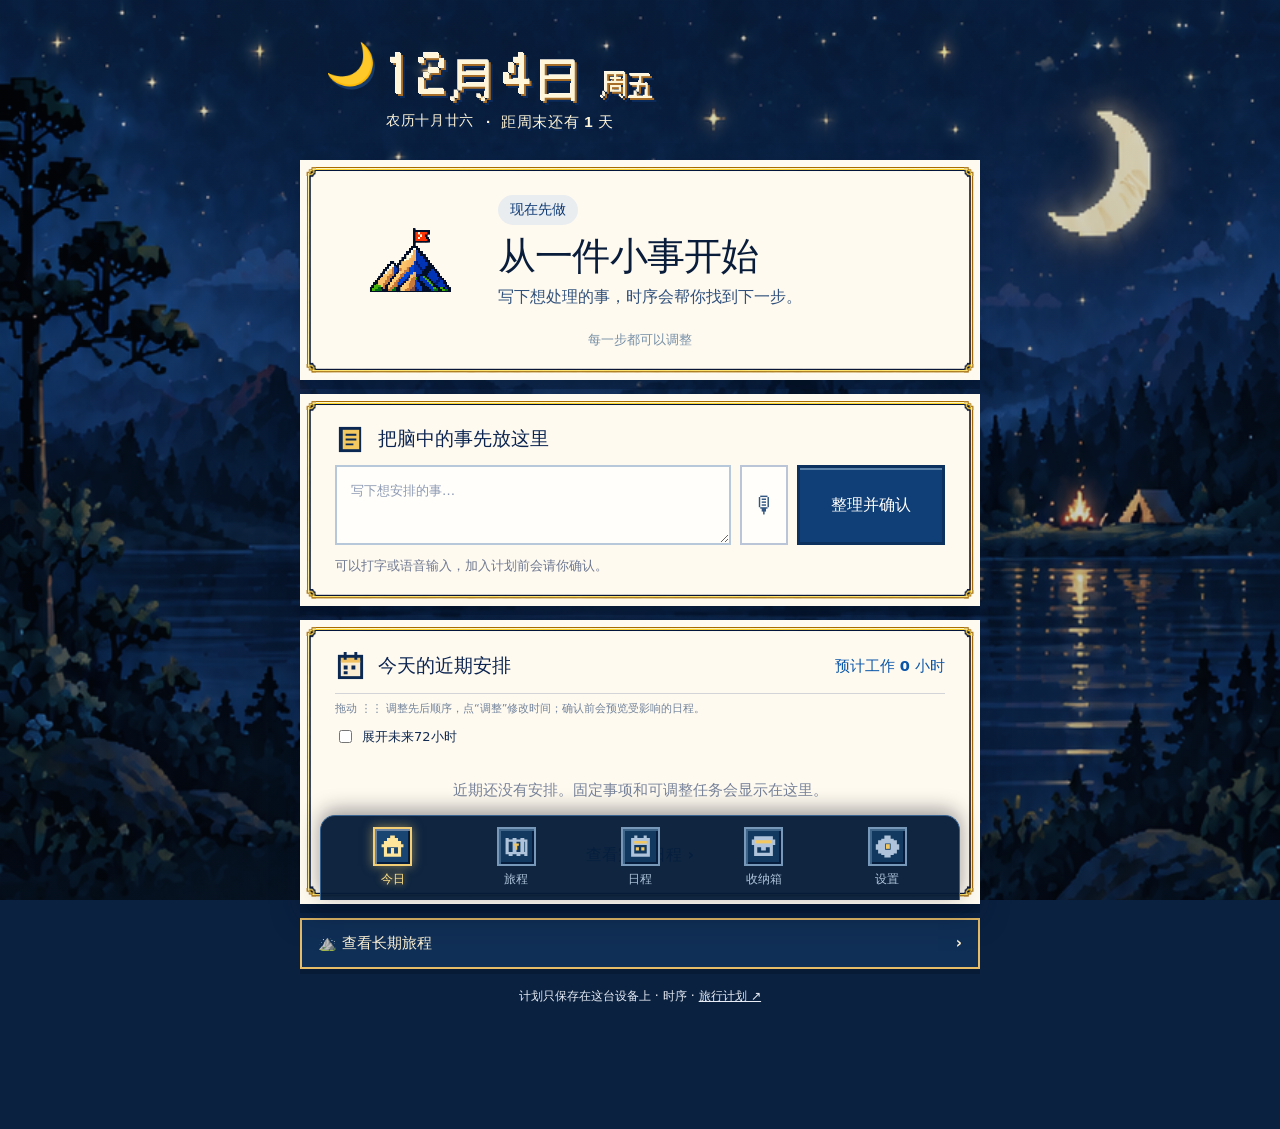
<file: index.html>
<!doctype html>
<html lang="zh-CN">
<head>
  <meta charset="UTF-8">
  <meta name="viewport" content="width=device-width, initial-scale=1, viewport-fit=cover">
  <meta name="theme-color" content="#0b2545">
  <meta name="description" content="时序：把今天的事情理清，沿着自己的旅程向前走。">
  <title>时序 · 今日冒险</title>
  <link rel="manifest" href="./manifest.webmanifest">
  <link rel="icon" type="image/svg+xml" href="data:image/svg+xml,%3Csvg xmlns='http://www.w3.org/2000/svg' viewBox='0 0 64 64'%3E%3Crect width='64' height='64' fill='%230b2545'/%3E%3Cpath d='M8 48 26 19l10 15 7-9 13 23Z' fill='%23f6cf75' stroke='%23fff8e7' stroke-width='3'/%3E%3Cpath d='M8 51h48' stroke='%23fff8e7' stroke-width='4'/%3E%3C/svg%3E">
  <link rel="stylesheet" href="./styles.css?v=30">
  <link rel="stylesheet" href="./schedule-controls.css?v=30">
  <script type="module" src="./app.js?v=30"></script>
</head>
<body>
  <svg class="svg-defs" xmlns="http://www.w3.org/2000/svg" aria-hidden="true">
    <symbol id="i-mountain" viewBox="0 0 64 64"><path fill="#09254b" d="M2 51 24 14l12 19 8-11 18 29v7H2z"/><path fill="#f8d675" d="M7 51 24 21l18 30z"/><path fill="#e7f4f2" d="m24 21 6 10-7-3-5 5z"/><path fill="#5d8e78" d="M5 51h55v7H5z"/><path fill="#b96436" d="M23 10h4v14h-4z"/><path fill="#f8d675" d="M27 11h12v9H27z"/></symbol>
    <symbol id="i-book" viewBox="0 0 32 32"><path fill="#0b2852" d="M4 3h23v26H4z"/><path fill="#f4c861" d="M8 6h17v20H8z"/><path fill="#0b2852" d="M11 10h11v2H11zm0 5h11v2H11zm0 5h8v2h-8z"/></symbol>
    <symbol id="i-calendar" viewBox="0 0 32 32"><path fill="#0b2852" d="M3 5h26v25H3z"/><path fill="#f9ecd2" d="M6 11h20v16H6z"/><path fill="#f2c262" d="M6 8h20v5H6z"/><path fill="#0b2852" d="M9 2h3v8H9zm11 0h3v8h-3zM9 16h4v4H9zm8 0h4v4h-4zM9 22h4v3H9z"/></symbol>
    <symbol id="i-nav-calendar" viewBox="0 0 32 32"><path fill="currentColor" d="M4 5h4V2h4v3h8V2h4v3h4v24H4zm4 9v11h16V14z"/><path fill="#f4c861" d="M8 9h16v3H8zm2 8h4v4h-4zm7 0h4v4h-4z"/></symbol>
    <symbol id="i-sprout" viewBox="0 0 32 32"><path fill="#0b2852" d="M14 17h4v11h-4z"/><path fill="#4f9874" d="M15 17C5 19 4 12 5 7c5-1 11 1 11 10zm2-1c0-9 6-12 11-10 1 6-2 12-11 10z"/><path fill="#9c6a3f" d="M5 26h23v4H5z"/></symbol>
    <symbol id="i-home" viewBox="0 0 32 32"><path fill="currentColor" d="M13 2h6v3h4v4h4v4h3v4h-3v12H5V17H2v-4h3V9h4V5h4zM9 17v8h5v-7h4v7h5v-8z"/></symbol>
    <symbol id="i-map" viewBox="0 0 32 32"><path fill="currentColor" d="M2 5h4v2h5V5h5v2h5V5h5v2h4v21h-4v-2h-5v2h-5v-2h-5v2H6v-2H2zm4 5v13h5V10zm10 0v13h5V10zm10 0v13h1V10z"/><path fill="#f4c861" d="M13 12h6v3h-2v5h-2v-5h-2z"/></symbol>
    <symbol id="i-box" viewBox="0 0 32 32"><path fill="currentColor" d="M4 3h24v4h3v7h-3v14H4V14H1V7h3zm4 14v7h16v-7h-5v4h-6v-4z"/><path fill="#f4c861" d="M5 8h22v4H5z"/></symbol>
    <symbol id="i-settings" viewBox="0 0 32 32"><path fill="currentColor" d="M12 2h8v4h4v2h4v5h3v7h-3v5h-4v2h-4v3h-8v-3H8v-2H4v-5H1v-7h3V8h4V6h4zm1 10v8h7v-8z"/><path fill="#f4c861" d="M14 13h5v6h-5z"/></symbol>
    <symbol id="i-mango" viewBox="0 0 24 28"><path fill="#123353" d="M9 5h4l2-4 3 1-2 5c7 5 7 17-4 20C2 28-1 16 5 9z"/><path fill="currentColor" d="M9 8c-6 3-7 15 1 16 9 1 12-10 6-15-2-2-5-2-7-1z"/><path fill="#5b9c5a" d="M12 6c0-5-4-5-6-4 0 3 2 5 6 4z"/></symbol>
  </svg>
  <div class="scene" aria-hidden="true"></div>
  <div class="app-shell" id="today">
    <header class="sky-header">
      <div id="dateSkyIcon" class="date-icon date-emoji" aria-hidden="true">🌙</div>
      <div class="date-copy"><div class="date-line"><strong id="todayLabel"><span id="monthNumber" class="date-number"></span><span class="date-unit">月</span><span id="dayNumber" class="date-number"></span><span class="date-unit">日</span></strong><span id="weekdayLabel"></span></div><div class="date-detail"><span id="lunarLabel"></span><span id="weekendLabel"></span></div></div>
    </header>
    <main>
      <section class="next-card pixel-frame" aria-labelledby="nextTitle">
        <div class="hero-icon" aria-hidden="true"><img src="./assets/quest-mountain-flag.png" alt=""></div>
        <div class="hero-text"><span class="soft-badge">现在先做</span><div id="nextStep" class="next-content"><h1 id="nextTitle">从一件小事开始</h1><p>写下想处理的事，时序会帮你找到下一步。</p></div></div>
        <div id="nextActions" class="next-actions" hidden></div>
        <p class="hero-footnote">每一步都可以调整</p>
      </section>
      <section class="capture-card paper-frame" aria-labelledby="captureTitle">
        <div class="section-title"><svg aria-hidden="true"><use href="#i-book"/></svg><h2 id="captureTitle">把脑中的事先放这里</h2></div>
        <label class="sr-only" for="captureInput">输入你想整理的事情</label>
        <div class="capture-row"><textarea id="captureInput" rows="2" placeholder="写下想安排的事…"></textarea><button id="voiceButton" class="voice-button" type="button" aria-label="开始语音输入" aria-pressed="false">🎙</button><button id="organizeButton" class="navy-button" type="button">整理并确认</button></div>
        <p id="captureMessage" class="field-note" role="status">可以打字或语音输入，加入计划前会请你确认。</p>
      </section>
      <section class="schedule-card paper-frame" id="schedule" aria-labelledby="scheduleTitle">
        <div class="section-head schedule-head"><div class="section-title"><svg aria-hidden="true"><use href="#i-calendar"/></svg><h2 id="scheduleTitle">今天与未来 72 小时</h2></div><button id="workSummary" class="work-summary" type="button" aria-label="查看今日预计工作时间与忙碌度"></button></div>
        <p class="schedule-hint">拖动 ⋮⋮ 调整先后顺序，点“调整”修改时间；确认前会预览受影响的日程。</p>
        <label class="timeline-expand"><input id="expand72h" type="checkbox">展开未来72小时</label><div id="scheduleList" class="schedule-list"></div><div id="dailyList" class="daily-list"></div>
        <button id="scheduleMoreButton" class="section-link" type="button">查看完整日程 <span aria-hidden="true">›</span></button>
      </section>
      <button id="journeyShortcut" class="journey-shortcut" type="button">⛰️ 查看长期旅程 <span aria-hidden="true">›</span></button>
      <section class="journey-panel" id="journey" aria-labelledby="journeyTitle">
        <div class="journey-heading"><svg aria-hidden="true"><use href="#i-mountain"/></svg><h2 id="journeyTitle">长期旅程</h2><button id="newJourneyButton" class="journey-create" type="button">＋ 新建旅程</button></div><div id="journeyList" class="journey-list"></div>
      </section>
      <section class="tasks-card paper-frame" id="inbox" aria-labelledby="taskTitle">
        <div class="section-head"><div class="section-title"><svg aria-hidden="true"><use href="#i-box"/></svg><h2 id="taskTitle">收纳箱</h2></div><span id="taskCount" class="count-pill">0 项</span></div>
        <p class="section-description">未安排事项、未确认输入和过期事项可在这里继续整理或直接删除。</p>
        <div id="taskList" class="task-list"></div>
        <div class="inbox-subsection"><h3>稍后整理</h3><div id="deferredList"></div></div>
        <div class="inbox-subsection"><h3>已过期 · 待处理</h3><div id="expiredList"></div></div>
        <details class="inbox-subsection"><summary>已完成事项</summary><div id="completedList"></div></details>
        <button id="restoreButton" class="section-link" type="button">撤销上一步</button>
      </section>
    </main>
    <footer class="page-footer">计划只保存在这台设备上 · 时序 · <a href="./travel/" style="color:inherit;text-decoration:underline">旅行计划 ↗</a></footer>
  </div>
  <nav class="bottom-nav" aria-label="主要页面">
    <a class="active" href="#today" data-nav="today"><svg aria-hidden="true"><use href="#i-home"/></svg><span>今日</span></a>
    <a href="#journey" data-nav="journey"><svg aria-hidden="true"><use href="#i-map"/></svg><span>旅程</span></a>
    <a href="#schedule" data-nav="schedule"><svg aria-hidden="true"><use href="#i-nav-calendar"/></svg><span>日程</span></a>
    <a href="#inbox" data-nav="inbox"><svg aria-hidden="true"><use href="#i-box"/></svg><span>收纳箱</span></a>
    <button id="settingsButton" type="button"><svg aria-hidden="true"><use href="#i-settings"/></svg><span>设置</span></button>
  </nav>
  <dialog id="reviewSection" class="quest-dialog" aria-labelledby="reviewTitle">
    <div class="quest-dialog-inner">
      <div class="quest-banner"><span aria-hidden="true">✦</span><h2 id="reviewTitle">奇遇任务出现了</h2><span aria-hidden="true">✦</span></div>
      <div class="quest-scroll"><p id="captureSummary" class="capture-summary"></p><p id="questTiming" class="quest-timing"></p><div id="questLead" class="quest-lead"></div><div class="quest-suggestion"><h3>✦ 时序建议</h3><p id="questSuggestion">先核对任务名称、时间和预计时长。确认后再加入计划。</p><div id="questPlan" class="plan-preview" hidden></div></div><p class="section-description">整理结果 · 可逐项修改</p><div id="draftList" class="draft-list"></div></div>
      <div class="review-footer"><button id="confirmDraftButton" class="gold-button" type="button">接受安排</button><button id="discardDraftButton" class="light-button" type="button">先放一放</button><button id="deleteCaptureButton" class="delete-capture-button" type="button">删除本次输入</button><p id="reviewFootnote">未确认的内容不会加入计划</p></div>
    </div>
  </dialog>
  <dialog id="journeyDialog" class="settings-dialog" aria-labelledby="journeyDialogTitle">
    <form id="journeyForm" class="settings-content"><div class="section-head"><h2 id="journeyDialogTitle">新建长期旅程</h2><button class="icon-button dialog-close" type="button" aria-label="关闭">×</button></div>
      <label class="form-field">旅程名称<input id="journeyNameInput" type="text" maxlength="80" required placeholder="例如：找到合适的下一份工作"></label>
      <label class="form-field">类型<select id="journeyKindInput"><option value="main">主线任务</option><option value="side">支线任务</option></select></label>
      <label class="form-field">第一个路标（可稍后添加）<input id="journeyFirstMilestone" type="text" maxlength="180" placeholder="例如：整理作品集目录"></label>
      <button class="gold-button form-submit" type="submit">保存旅程</button>
    </form>
  </dialog>
  <dialog id="milestoneDialog" class="settings-dialog" aria-labelledby="milestoneDialogTitle">
    <form id="milestoneForm" class="settings-content"><div class="section-head"><h2 id="milestoneDialogTitle">添加下一路标</h2><button class="icon-button dialog-close" type="button" aria-label="关闭">×</button></div>
      <label class="form-field">要推进的一步<input id="milestoneTitle" type="text" maxlength="180" required placeholder="例如：完成作品集首页初稿"></label>
      <label class="form-field">预计分钟<input id="milestoneMinutes" type="number" min="10" max="480" step="5" value="45"></label>
      <button class="gold-button form-submit" type="submit">加入旅程</button>
    </form>
  </dialog>

  <dialog id="focusDialog" class="settings-dialog" aria-labelledby="focusTitle"><div class="settings-content focus-content"><div class="section-head"><h2 id="focusTitle">开始这一段</h2><button class="icon-button dialog-close" type="button" aria-label="关闭">×</button></div><p id="focusTaskTitle" class="focus-task-title"></p><div id="focusClock" class="focus-clock" aria-live="off">00:00</div><p class="section-description">专注结束后再标记完成；中途离开也不会自动算作完成。</p><div class="focus-actions"><button id="focusToggleButton" class="gold-button" type="button">开始计时</button><button id="focusCompleteButton" class="light-button" type="button">完成这一段</button></div></div></dialog>
  <dialog id="busyDialog" class="settings-dialog" aria-labelledby="busyTitle"><div class="settings-content"><div class="section-head"><h2 id="busyTitle">今日忙碌度</h2><button class="icon-button dialog-close" type="button" aria-label="关闭">×</button></div><p id="busyExplanation" class="section-description"></p></div></dialog>
  <dialog id="settingsDialog" class="settings-dialog" aria-labelledby="settingsTitle">
    <form method="dialog" class="settings-content"><div class="section-head"><h2 id="settingsTitle">设置与数据</h2><button class="icon-button" value="cancel" aria-label="关闭设置">×</button></div>
      <label class="setting-row"><span><strong>背景时间</strong><small>跟随当前时间，或手动选择远足与扎营。</small></span><select id="themeSelect"><option value="auto">自动切换</option><option value="day">白天 · 远足</option><option value="night">夜间 · 扎营</option></select></label>
      <label class="setting-row"><span><strong>临期提醒</strong><small>页面可见时显示提示；Mac 收起后需新版应用及系统通知权限。</small></span><input id="reminderToggle" type="checkbox" checked></label>
      <label class="setting-row"><span><strong>提醒方式</strong><small>声音需要手动开启，受手机浏览器播放限制。</small></span><select id="reminderMode"><option value="visual">渐入提示</option><option value="sound">渐入提示＋轻音</option></select></label>
      <div class="ai-setting"><strong>智能识别</strong><p>整理时只发送本次输入与设备时间，用来归纳任务、识别日期和时长。个人任务仍保存在本机；服务暂不可用时会自动使用本地规则。</p></div>
      <div class="settings-buttons"><button id="exportButton" class="light-button" type="button">导出数据</button><label class="light-button import-label">导入数据<input id="importInput" type="file" accept="application/json,.json" hidden></label></div>
      <details class="capture-history"><summary>查看已确认的原文</summary><div id="captureHistory"></div></details>
      <button id="clearButton" class="danger-button" type="button">清空本机数据</button>
      <p class="field-note">当前版本无需账号；更换设备前请导出备份。</p>
    </form>
  </dialog>
  <dialog id="changesDialog" class="settings-dialog" aria-labelledby="changesTitle"><div class="settings-content"><h2 id="changesTitle">这些安排会调整</h2><p class="section-description">请确认变更；加入后仍可撤销。</p><ul id="changesList" class="changes-list"></ul><div class="dialog-actions"><button id="changesCancelButton" class="light-button" type="button">返回修改</button><button id="changesConfirmButton" class="gold-button" type="button">确认新计划</button></div></div></dialog>
  <div id="reminderBanner" class="reminder-banner" role="alert" hidden><span aria-hidden="true">✦</span><div><strong id="reminderTitle"></strong><p id="reminderDetail"></p></div><button id="reminderComplete" type="button" hidden>确认完成</button><button id="reminderSnooze" type="button">10分钟后提醒</button><button id="reminderDismiss" type="button" aria-label="关闭提醒">×</button></div>
  <div id="toast" class="toast" role="status" aria-live="polite" hidden></div>
</body>
</html>
</file>
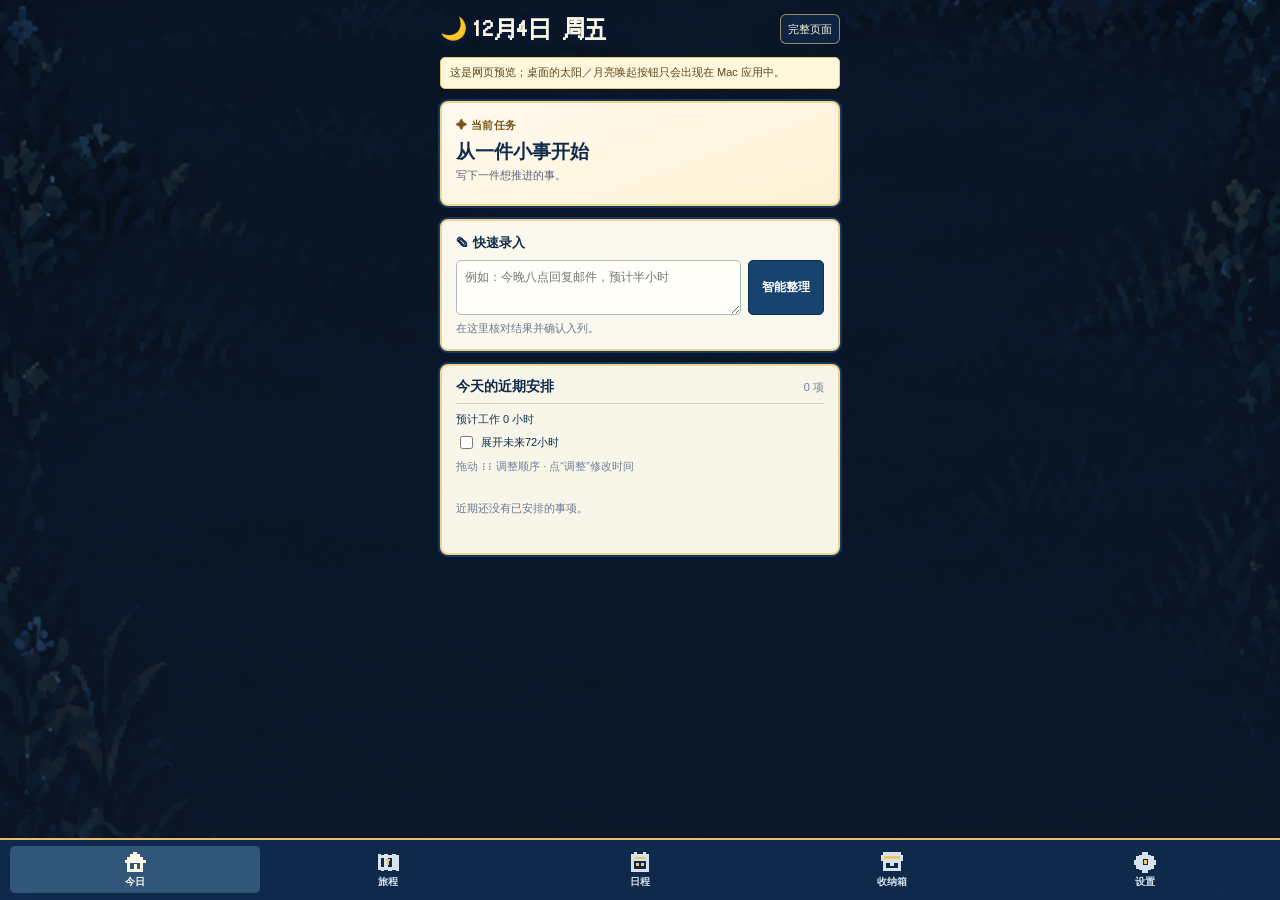
<file: widget.html>
<!doctype html>
<html lang="zh-CN">
<head>
  <meta charset="UTF-8">
  <meta name="viewport" content="width=device-width, initial-scale=1, viewport-fit=cover">
  <meta name="theme-color" content="#0b2545">
  <title>时序 · 桌面悬浮窗</title>
  <link rel="stylesheet" href="./widget.css?v=30">
  <link rel="stylesheet" href="./schedule-controls.css?v=30">
  <style>
    .timeline-row{grid-template-columns:64px minmax(0,1fr) auto;gap:5px}
    .timeline-row .schedule-row-actions{grid-column:auto;justify-self:end;margin-top:0}
    .timeline-row .schedule-row-actions button{min-height:25px;padding:2px 4px}
    .timeline-row .schedule-row-actions .schedule-drag{padding:1px 7px 1px 3px}
  </style>
  <script type="module" src="./widget-runtime.js?v=30"></script>
</head>
<body data-view="today">
  <svg class="svg-defs" xmlns="http://www.w3.org/2000/svg" aria-hidden="true">
    <symbol id="i-mountain" viewBox="0 0 64 64"><path fill="#09254b" d="M2 51 24 14l12 19 8-11 18 29v7H2z"/><path fill="#f8d675" d="M7 51 24 21l18 30z"/><path fill="#e7f4f2" d="m24 21 6 10-7-3-5 5z"/><path fill="#5d8e78" d="M5 51h55v7H5z"/><path fill="#b96436" d="M23 10h4v14h-4z"/><path fill="#f8d675" d="M27 11h12v9H27z"/></symbol>
    <symbol id="i-book" viewBox="0 0 32 32"><path fill="#0b2852" d="M4 3h23v26H4z"/><path fill="#f4c861" d="M8 6h17v20H8z"/><path fill="#0b2852" d="M11 10h11v2H11zm0 5h11v2H11zm0 5h8v2h-8z"/></symbol>
    <symbol id="i-calendar" viewBox="0 0 32 32"><path fill="#0b2852" d="M3 5h26v25H3z"/><path fill="#f9ecd2" d="M6 11h20v16H6z"/><path fill="#f2c262" d="M6 8h20v5H6z"/><path fill="#0b2852" d="M9 2h3v8H9zm11 0h3v8h-3zM9 16h4v4H9zm8 0h4v4h-4zM9 22h4v3H9z"/></symbol>
    <symbol id="i-nav-calendar" viewBox="0 0 32 32"><path fill="currentColor" d="M4 5h4V2h4v3h8V2h4v3h4v24H4zm4 9v11h16V14z"/><path fill="#f4c861" d="M8 9h16v3H8zm2 8h4v4h-4zm7 0h4v4h-4z"/></symbol>
    <symbol id="i-sprout" viewBox="0 0 32 32"><path fill="#0b2852" d="M14 17h4v11h-4z"/><path fill="#4f9874" d="M15 17C5 19 4 12 5 7c5-1 11 1 11 10zm2-1c0-9 6-12 11-10 1 6-2 12-11 10z"/><path fill="#9c6a3f" d="M5 26h23v4H5z"/></symbol>
    <symbol id="i-home" viewBox="0 0 32 32"><path fill="currentColor" d="M13 2h6v3h4v4h4v4h3v4h-3v12H5V17H2v-4h3V9h4V5h4zM9 17v8h5v-7h4v7h5v-8z"/></symbol>
    <symbol id="i-map" viewBox="0 0 32 32"><path fill="currentColor" d="M2 5h4v2h5V5h5v2h5V5h5v2h4v21h-4v-2h-5v2h-5v-2h-5v2H6v-2H2zm4 5v13h5V10zm10 0v13h5V10zm10 0v13h1V10z"/><path fill="#f4c861" d="M13 12h6v3h-2v5h-2v-5h-2z"/></symbol>
    <symbol id="i-box" viewBox="0 0 32 32"><path fill="currentColor" d="M4 3h24v4h3v7h-3v14H4V14H1V7h3zm4 14v7h16v-7h-5v4h-6v-4z"/><path fill="#f4c861" d="M5 8h22v4H5z"/></symbol>
    <symbol id="i-settings" viewBox="0 0 32 32"><path fill="currentColor" d="M12 2h8v4h4v2h4v5h3v7h-3v5h-4v2h-4v3h-8v-3H8v-2H4v-5H1v-7h3V8h4V6h4zm1 10v8h7v-8z"/><path fill="#f4c861" d="M14 13h5v6h-5z"/></symbol>
    <symbol id="i-mango" viewBox="0 0 24 28"><path fill="#123353" d="M9 5h4l2-4 3 1-2 5c7 5 7 17-4 20C2 28-1 16 5 9z"/><path fill="currentColor" d="M9 8c-6 3-7 15 1 16 9 1 12-10 6-15-2-2-5-2-7-1z"/><path fill="#5b9c5a" d="M12 6c0-5-4-5-6-4 0 3 2 5 6 4z"/></symbol>
  </svg>
  <div class="sky" aria-hidden="true"></div>
  <main class="widget-shell">
    <header class="widget-header">
      <div class="date-copy"><span id="skyIcon" aria-hidden="true">🌙</span><strong id="dateLabel">今天</strong></div>
      <div class="header-actions"><button id="openFullButton" type="button" title="打开完整时序">完整页面</button><button id="collapseButton" type="button" title="收起为桌面按钮" aria-label="收起为桌面按钮">−</button></div>
    </header>
    <p id="browserHint" class="browser-hint" hidden>这是网页预览；桌面的太阳／月亮唤起按钮只会出现在 Mac 应用中。</p>
    <section class="current-card" aria-labelledby="currentHeading">
      <span class="eyebrow">✦ 当前任务</span>
      <h1 id="currentHeading">从一件小事开始</h1>
      <p id="currentMeta">写下一件想推进的事。</p><div class="current-actions"><button id="widgetCurrentStart" type="button">开始这一段</button><button id="widgetCurrentComplete" type="button">确认进度</button></div>
    </section>
    <form id="quickForm" class="quick-card">
      <label for="quickInput">✎ 快速录入</label>
      <div class="quick-row"><textarea id="quickInput" rows="2" maxlength="2000" placeholder="例如：今晚八点回复邮件，预计半小时"></textarea><button id="organizeButton" type="submit">智能整理</button></div>
      <p id="captureMessage" role="status">在这里核对结果并确认入列。</p>
    </form>
    <section class="timeline-card" aria-labelledby="timelineHeading">
      <div class="timeline-head"><h2 id="timelineHeading">未来 72 小时</h2><span id="timelineCount">0 项</span></div>
      <div id="widgetWorkSummary" class="work-summary"></div><label class="timeline-expand"><input id="widgetExpand72h" type="checkbox">展开未来72小时</label><p class="schedule-hint">拖动 ⋮⋮ 调整顺序 · 点“调整”修改时间</p>
      <div id="timelineList" class="timeline-list"></div>
    </section>
    <section id="journeyView" class="widget-page" aria-labelledby="journeyHeading">
      <h2 id="journeyHeading">长期旅程</h2><div id="widgetJourneys"></div>
      <form id="widgetJourneyForm" class="widget-inline-form"><input name="title" maxlength="80" placeholder="新旅程名称" required><select name="kind"><option value="main">主线</option><option value="side">支线</option></select><button>新建</button></form>
    </section>
    <section id="inboxView" class="widget-page" aria-labelledby="inboxHeading">
      <h2 id="inboxHeading">收纳箱</h2><button id="widgetUndo" type="button">撤销上一步</button><div id="widgetInbox"></div>
    </section>
    <section id="settingsView" class="widget-page" aria-labelledby="settingsHeading">
      <h2 id="settingsHeading">设置</h2>
      <label>背景时间<select id="widgetTheme"><option value="auto">跟随时间</option><option value="day">白天 · 远足</option><option value="night">夜间 · 扎营</option></select></label>
      <label>临期提醒<input id="widgetReminders" type="checkbox"></label>
      <label>提醒方式<select id="widgetReminderMode"><option value="visual">渐入提示</option><option value="sound">渐入提示＋轻音</option></select></label>
      <p>设置与完整页面共用。数据导入、导出和清空请在完整页面操作。</p>
    </section>
  </main>
  <nav class="widget-nav" aria-label="悬浮窗页面">
    <button type="button" data-widget-view="today" aria-current="page"><svg aria-hidden="true"><use href="#i-home"/></svg>今日</button>
    <button type="button" data-widget-view="journey"><svg aria-hidden="true"><use href="#i-map"/></svg>旅程</button>
    <button type="button" data-widget-view="schedule"><svg aria-hidden="true"><use href="#i-nav-calendar"/></svg>日程</button>
    <button type="button" data-widget-view="inbox"><svg aria-hidden="true"><use href="#i-box"/></svg>收纳箱</button>
    <button type="button" data-widget-view="settings"><svg aria-hidden="true"><use href="#i-settings"/></svg>设置</button>
  </nav>
  <div id="widgetReminder" class="widget-reminder" role="alert" hidden><strong id="widgetReminderTitle"></strong><span id="widgetReminderText"></span><button id="widgetReminderComplete" type="button" hidden>确认完成</button><button id="widgetReminderSnooze" type="button">稍后提醒</button><button id="widgetReminderDismiss" type="button" aria-label="关闭提醒">×</button></div>
  <dialog id="widgetDeleteDialog" aria-labelledby="widgetDeleteTitle"><div class="review-shell"><h2 id="widgetDeleteTitle">确认删除</h2><p id="widgetDeleteText"></p><div class="review-actions"><button id="widgetDeleteCancel" type="button">取消</button><button id="widgetDeleteConfirm" type="button">删除</button></div></div></dialog>
  <dialog id="reviewDialog" aria-labelledby="reviewHeading">
    <div class="review-shell">
      <div class="review-head"><h2 id="reviewHeading">任务已整理好</h2><button id="closeReviewButton" type="button" aria-label="关闭核对窗口">×</button></div>
      <p id="reviewSummary"></p>
      <div id="draftList"></div>
      <div class="plan-box"><strong>时间轴预览</strong><div id="planPreview"></div></div>
      <p id="reviewMessage" role="alert"></p>
      <div class="review-actions"><button id="confirmButton" type="button">确认并入列</button><button id="cancelButton" type="button">先放一放</button><button id="widgetDeleteCapture" type="button">删除输入</button></div>
    </div>
  </dialog>
</body>
</html>
</file>
<file: styles.css>
:root{font-family:"PingFang SC","Microsoft YaHei","Noto Sans CJK SC",system-ui,sans-serif;font-size:16px;line-height:1.5;color:#112b52;background:#0a2140;font-synthesis:none;--navy:#0d2b56;--deep:#091e3e;--blue:#16539a;--gold:#efbd58;--paper:#fff9ed;--paper2:#fffdf7;--muted:#6d7890}
*{box-sizing:border-box}html{scroll-behavior:smooth}body{margin:0;min-width:320px}button,textarea,input,select{font:inherit}button{cursor:pointer}button:disabled{opacity:.5;cursor:not-allowed}button:focus-visible,textarea:focus-visible,input:focus-visible,select:focus-visible,a:focus-visible,summary:focus-visible{outline:3px solid #4a94df;outline-offset:3px}[hidden]{display:none!important}.sr-only{position:absolute;width:1px;height:1px;padding:0;margin:-1px;overflow:hidden;clip:rect(0,0,0,0);white-space:nowrap;border:0}.svg-defs{position:absolute;width:0;height:0;overflow:hidden}.scene{position:fixed;inset:0;z-index:0;pointer-events:none;background:#10294c url("./assets/night-landscape.png") center top/cover no-repeat}.scene:after{content:"";position:absolute;inset:0;background:linear-gradient(180deg,rgba(6,22,47,.12),rgba(6,22,47,.25))}body[data-theme="day"] .scene{background-image:url("./assets/day-landscape.png");background-color:#a9c8cf}body[data-theme="day"] .scene:after{background:linear-gradient(180deg,rgba(214,230,229,.06),rgba(22,58,67,.14))}.app-shell{position:relative;z-index:1;width:min(100% - 40px,980px);margin:auto;padding-bottom:105px}.sky-header{height:162px;display:flex;align-items:flex-start;gap:13px;padding:43px 14px 0;max-width:700px}.date-icon{width:45px;height:45px;flex:0 0 45px;filter:drop-shadow(2px 3px 0 #173b6a)}.date-icon svg{width:100%;height:100%;image-rendering:pixelated}.date-line{display:flex;gap:17px;align-items:baseline;white-space:nowrap}.date-line strong,.date-line span,.date-detail{font-family:ui-monospace,"SFMono-Regular","PingFang SC","Microsoft YaHei",sans-serif;font-weight:900;letter-spacing:.045em;color:#fff5d8;text-shadow:2px 2px 0 #a66d29,4px 4px 0 #0b2a59,-1px -1px 0 #fff8e8}.date-line strong{font-size:clamp(2rem,6vw,3.25rem);line-height:1.1}.date-line span{font-size:clamp(1.12rem,3vw,1.7rem)}.date-detail{font-size:.9rem;margin-top:5px;display:flex;gap:12px;flex-wrap:wrap}.date-detail span+span:before{content:"·";margin-right:10px}main{display:grid;gap:20px}.pixel-frame,.paper-frame{position:relative;background:var(--paper);box-shadow:0 10px 0 rgba(5,20,45,.26),0 18px 34px rgba(4,18,37,.24)}.pixel-frame{border:4px solid var(--navy);outline:3px solid #f5c561;outline-offset:-9px}.paper-frame{border:3px solid #e7b958;outline:2px solid #fff3d5;outline-offset:-7px}.pixel-frame:before,.paper-frame:before{content:"";position:absolute;inset:5px;border:1px solid rgba(11,43,86,.15);pointer-events:none}.next-card{display:grid;grid-template-columns:140px minmax(0,1fr);column-gap:24px;padding:32px 40px 25px;min-height:300px}.hero-icon{grid-row:1/3;display:flex;align-items:center;justify-content:center;align-self:start;min-height:145px}.hero-icon svg{width:130px;height:130px;image-rendering:pixelated}.hero-text{min-width:0}.soft-badge{display:inline-block;border-radius:20px;background:#e9edf0;color:#0d3974;padding:5px 14px;font-size:.9rem;font-weight:750}.next-content h1{font-size:clamp(1.75rem,4vw,2.5rem);line-height:1.2;letter-spacing:-.02em;color:#091d3b;margin:13px 0 8px}.next-content p{color:#30517c;margin:4px 0;font-size:1rem}.next-meta{display:inline-block;border-radius:18px;background:#f0eee9;color:#244c78!important;padding:5px 12px;font-size:.87rem!important;margin:2px 0!important}.next-explain{color:#6d7890!important;font-size:.91rem!important}.next-actions{grid-column:1/-1;display:flex;align-items:center;justify-content:center;gap:12px;margin-top:20px;flex-wrap:wrap}.next-actions button:first-child,.gold-button{background:linear-gradient(#f7d485,#ecb44a);color:#101f35;border:3px solid #966019;box-shadow:inset 0 2px #ffe8a9,0 4px 0 #754710;font-weight:850}.next-actions button:first-child{width:min(100%,620px);font-size:1.15rem;padding:11px 18px}.next-actions button:nth-child(2){border:0;background:transparent;color:#1a568b;font-weight:750;padding:9px}.hero-footnote{grid-column:1/-1;text-align:center;margin:7px 0 0;color:#7690a7;font-size:.83rem}.capture-card,.schedule-card,.tasks-card{padding:22px 27px}.section-title{display:flex;align-items:center;gap:12px;min-width:0}.section-title svg{width:32px;height:32px;flex:0 0 32px;image-rendering:pixelated}.section-title h2,.journey-heading h2{font-size:1.35rem;line-height:1.25;margin:0;color:#0b2450}.capture-row{display:grid;grid-template-columns:minmax(0,1fr) 48px 148px;gap:9px;margin-top:15px;align-items:stretch}.capture-row textarea{width:100%;min-width:0;min-height:58px;max-height:190px;resize:vertical;background:#fcfbf8;border:2px solid #bac6d7;padding:14px;color:#132b50;line-height:1.5;grid-column:1/3;grid-row:1}.capture-row textarea::placeholder{color:#8d9ab3}.voice-button{grid-column:2;grid-row:1;z-index:1;border:0;border-left:1px solid #a9b6c9;background:transparent;color:#315681;font-size:1.4rem;margin:8px 0;line-height:1}.navy-button{background:#103f77;color:#fff;border:3px solid #0c315e;box-shadow:inset 0 2px #5b82a8;font-weight:800;padding:8px 12px}.field-note{font-size:.82rem;color:#6e7891;margin:11px 0 0}.section-head{display:flex;justify-content:space-between;gap:14px;align-items:center}.schedule-head{padding-bottom:17px;border-bottom:1px solid #d2d4d7}.work-summary{font-size:.91rem;color:#13509a;text-align:right;white-space:nowrap}.mango-strip{display:inline-flex;align-items:center;gap:1px;vertical-align:middle;margin-left:4px}.mango-strip svg{width:18px;height:21px;color:#e6ac3c}.mango-strip.level-1 svg{color:#55aa91}.mango-strip.level-2 svg{color:#86b86c}.mango-strip.level-3 svg{color:#e8b94a}.mango-strip.level-4 svg{color:#e99645}.mango-strip.level-5 svg{color:#e3734b}.mango-strip svg:nth-child(n+4){opacity:.35}.mango-strip.level-4 svg:nth-child(4),.mango-strip.level-5 svg:nth-child(4),.mango-strip.level-5 svg:nth-child(5){opacity:1}.schedule-day{margin-top:8px}.day-label{font-size:.76rem;font-weight:750;color:#6c819d;margin:10px 0 0}.schedule-item{display:grid;grid-template-columns:92px minmax(0,1fr) auto;align-items:center;gap:12px;padding:14px 0;border-bottom:1px solid #e1dfd9}.schedule-time{color:#174b8a;font-weight:700;font-size:.84rem;white-space:nowrap}.schedule-title{font-weight:800;color:#0c2855;font-size:1rem}.schedule-detail{color:#74819a;font-size:.78rem;margin-top:2px}.status-pill{display:inline-flex;align-items:center;gap:4px;background:#ecf1f5;color:#28466c;border-radius:12px;padding:5px 8px;font-size:.73rem;font-weight:750;white-space:nowrap}.status-pill.adventure{background:#fff0c5;color:#825315}.status-pill.event{background:#e8edf3}.daily-list{margin-top:3px}.daily-item{display:flex;align-items:center;gap:10px;border-bottom:1px solid #e2ded7;padding:14px 5px;font-weight:700}.daily-item input{width:21px;height:21px;accent-color:#1a6393}.daily-item span{flex:1}.section-link{display:block;border:0;background:transparent;margin:12px auto 0;padding:7px 10px;color:#0756a4;font-weight:800}.section-link:hover{text-decoration:underline}.empty-state{padding:23px 12px;color:#77839a;text-align:center;font-size:.91rem}.journey-panel{border:3px solid #f2c565;background:#0c294f;padding:18px 13px 14px;box-shadow:0 12px 0 rgba(5,18,39,.3);color:#fff}.journey-heading{display:flex;align-items:center;gap:10px;padding:0 7px 14px}.journey-heading svg{width:31px;height:31px;image-rendering:pixelated}.journey-heading h2{color:#fff8e9}.journey-list{display:grid;gap:12px}.journey-card{display:grid;grid-template-columns:66px minmax(0,1fr);align-items:center;gap:12px;background:var(--paper2);border:3px solid #edbe5d;box-shadow:inset 0 0 0 2px #fff4d2;padding:13px 14px;color:#0c2855}.journey-card svg{width:62px;height:62px;image-rendering:pixelated}.journey-card h3{font-size:1rem;line-height:1.35;margin:0 0 3px}.journey-card p{font-size:.82rem;color:#31527d;margin:0}.journey-card .quest-label{font-weight:800;color:#17559c}.journey-progress{height:9px;background:#dfe4e9;margin:8px 0 5px;border-radius:12px;overflow:hidden}.journey-progress>span{display:block;height:100%;background:#3e9b70}.journey-empty{border:1px dashed #8daac9;color:#d7e4ef;padding:16px;text-align:center;font-size:.85rem}.section-description{color:#70819a;font-size:.86rem;margin:8px 0 10px}.count-pill{font-size:.79rem;color:#235083;background:#e7edf0;border-radius:15px;padding:5px 10px;white-space:nowrap}.task-row{display:grid;grid-template-columns:25px minmax(0,1fr) auto;gap:11px;align-items:start;padding:14px 2px;border-bottom:1px solid #e4e1dc}.task-check{width:20px;height:20px;accent-color:#165e91;margin-top:3px}.task-title{font-weight:750}.task-meta{font-size:.8rem;color:#74809b;margin-top:3px}.task-actions{display:flex;gap:5px}.task-actions button{background:#eaf0f4;color:#1c5488;border:0;padding:5px 8px;font-size:.77rem;font-weight:700}.page-footer{color:#e7ecf5;font-size:.78rem;text-align:center;padding:18px}.bottom-nav{position:fixed;bottom:0;left:0;right:0;z-index:10;display:flex;justify-content:center;gap:0;background:rgba(6,29,57,.96);border-top:2px solid #35547d;box-shadow:0 -5px 20px #0016;padding:8px max(12px,env(safe-area-inset-right)) calc(7px + env(safe-area-inset-bottom))}.bottom-nav a,.bottom-nav button{width:min(20%,130px);display:flex;flex-direction:column;align-items:center;gap:2px;border:0;background:transparent;text-decoration:none;color:#afc4db;font-size:.75rem;padding:4px 2px}.bottom-nav svg{width:25px;height:25px;color:inherit}.bottom-nav .active{color:#ffe28d;text-shadow:0 0 7px #f6c450}.bottom-nav a:hover,.bottom-nav button:hover{color:#fff1be}.quest-dialog,.settings-dialog{padding:0;border:0;background:transparent;color:#0c2a50;max-width:calc(100vw - 28px);max-height:90dvh;overflow:visible}.quest-dialog{width:min(680px,calc(100vw - 28px))}.quest-dialog::backdrop,.settings-dialog::backdrop{background:rgba(4,14,33,.75);backdrop-filter:blur(3px)}.quest-dialog-inner{display:flex;flex-direction:column;max-height:90dvh;background:#fffaf1;border:5px solid #f1c469;outline:4px solid #fff7e4;box-shadow:0 15px 0 #091d3e,0 24px 55px #0018;padding:20px 23px 12px}.quest-banner{flex:0 0 auto;display:flex;align-items:center;justify-content:center;gap:12px;background:#102953;color:#fff7de;border:3px solid #e8ae42;box-shadow:inset 0 0 0 2px #fff2d2;padding:10px 6px;text-align:center}.quest-banner h2{font-size:clamp(1.38rem,5vw,2rem);line-height:1.15;margin:0;letter-spacing:.05em}.quest-banner span{color:#f1bc4d}.quest-scroll{overflow:auto;padding:5px 5px 8px;min-height:0}.quest-timing{width:max-content;max-width:100%;margin:9px auto 10px;background:#fff1d0;color:#56391a;padding:4px 14px;border-radius:18px;font-size:.8rem}.quest-lead{display:flex;gap:16px;align-items:center;padding:9px 2px 13px;border-bottom:1px solid #e2d9c9}.quest-lead-icon{font-size:2.3rem;line-height:1}.quest-lead strong{font-size:1.3rem;line-height:1.3}.quest-lead p{margin:4px 0 0;color:#727f99;font-size:.87rem}.quest-suggestion{padding:12px 1px;border-bottom:1px solid #e2d9c9}.quest-suggestion h3{margin:0;font-size:1rem}.quest-suggestion p{margin:4px 0 0;font-size:.91rem}.draft-list{display:grid;gap:8px}.draft-item{display:grid;grid-template-columns:minmax(0,1.5fr) minmax(0,1fr) minmax(0,1fr) minmax(0,1.25fr) minmax(0,.8fr) auto;gap:7px;align-items:end;border:1px solid #e0d8cb;background:#fffdf8;padding:10px}.draft-item label{display:grid;gap:3px;font-size:.73rem;font-weight:750;color:#576784}.draft-item input,.draft-item select{min-width:0;width:100%;height:39px;background:#fff;border:1px solid #b6c2d4;padding:6px;color:#152f55;font-size:.83rem}.remove-draft{height:39px;border:0;background:#e9edf2;color:#244a79;padding:0 10px}.draft-note{grid-column:1/-1;margin:0;color:#8b6673;font-size:.72rem}.review-footer{flex:0 0 auto;padding-top:10px;display:grid;gap:8px;background:#fffaf1}.gold-button,.light-button{min-height:45px;padding:9px 18px;font-size:1rem}.light-button{border:2px solid #756455;background:#fffdfa;color:#102c55;font-weight:800}.review-footer p{color:#8d94a6;text-align:center;font-size:.75rem;margin:0}.settings-dialog{width:min(520px,calc(100vw - 28px))}.settings-content{max-height:90dvh;overflow:auto;background:#fffaf1;border:4px solid #f0c166;box-shadow:0 16px 50px #0018;padding:22px}.settings-content h2{margin:0;font-size:1.35rem}.icon-button{background:#edf1f4;border:0;font-size:1.4rem;color:#20466d;min-width:36px;height:36px}.setting-row{display:flex;justify-content:space-between;align-items:center;gap:12px;padding:17px 0;border-bottom:1px solid #ded9cf}.setting-row span{display:grid;gap:3px}.setting-row small{color:#728199;font-size:.78rem}.setting-row select{max-width:145px;padding:7px;border:1px solid #b7c4d2;background:#fff}.setting-row input{width:22px;height:22px;accent-color:#155a93}.settings-buttons,.dialog-actions{display:flex;gap:8px;flex-wrap:wrap;margin:17px 0}.import-label{cursor:pointer;display:inline-flex;align-items:center}.capture-history{border-top:1px solid #ded9cf;border-bottom:1px solid #ded9cf;padding:13px 0}.capture-history summary{cursor:pointer;font-weight:750}.capture-history-item{padding:10px 0;border-bottom:1px solid #e5e1db}.capture-history-item time{color:#728199;font-size:.76rem}.capture-history-item p{white-space:pre-wrap;overflow-wrap:anywhere;margin:4px 0}.danger-button{margin-top:12px;padding:7px;border:0;background:transparent;color:#a73b38;font-weight:750}.changes-list{max-height:220px;overflow:auto;padding-left:23px}.changes-list li{margin:7px 0}.toast{position:fixed;bottom:94px;left:50%;transform:translateX(-50%);z-index:30;max-width:calc(100vw - 28px);padding:11px 17px;background:#0c2d55;color:#fff8e8;border:2px solid #efc26b;box-shadow:0 7px 22px #0017;font-size:.9rem}
@media(max-width:650px){.app-shell{width:calc(100% - 36px)}.sky-header{height:146px;padding:38px 9px 0}.next-card{grid-template-columns:88px minmax(0,1fr);gap:10px;padding:22px 20px 16px;min-height:0}.hero-icon{min-height:110px;grid-row:1/2;align-self:center}.hero-icon svg{width:82px;height:82px}.next-actions{margin-top:16px}.next-actions button:first-child{width:100%}.capture-card,.schedule-card,.tasks-card{padding:18px 19px}.section-title h2,.journey-heading h2{font-size:1.13rem}.section-title svg{width:28px;height:28px;flex-basis:28px}.work-summary{font-size:.78rem}.schedule-item{grid-template-columns:76px minmax(0,1fr);gap:8px}.status-pill{grid-column:2;justify-self:start;margin-top:4px}.schedule-title{font-size:.94rem}.schedule-time{font-size:.8rem}.task-row{grid-template-columns:25px minmax(0,1fr)}.task-actions{grid-column:2;margin-top:4px}.draft-item{grid-template-columns:1fr 1fr}.draft-item label:first-child{grid-column:1/-1}.draft-item label:nth-child(4){grid-column:1/-1}.draft-note{grid-column:1/-1}}
@media(max-width:430px){.date-line strong{font-size:2.12rem}.date-line span{font-size:1.1rem}.date-detail{font-size:.78rem}.date-icon{width:38px;height:38px;flex-basis:38px}.capture-row{grid-template-columns:minmax(0,1fr) 42px 110px;gap:6px}.capture-row textarea{padding:10px;font-size:.86rem}.navy-button{font-size:.79rem;padding:5px}.schedule-head{align-items:flex-start}.work-summary{max-width:125px;white-space:normal}.mango-strip svg{width:15px;height:18px}.quest-dialog-inner{padding:14px 13px 10px}.quest-banner{gap:5px}.quest-lead strong{font-size:1.1rem}.bottom-nav a,.bottom-nav button{font-size:.69rem}}
.quest-dialog::backdrop{background:linear-gradient(rgba(5,18,41,.36),rgba(5,18,41,.61)),url("./assets/night-landscape.png") center center/cover no-repeat}
@media(prefers-reduced-motion:reduce){html{scroll-behavior:auto}}
/* Functional views and controls */
body[data-view="today"] .tasks-card{display:none}
body[data-view="journey"] .next-card,body[data-view="journey"] .capture-card,body[data-view="journey"] .schedule-card,body[data-view="journey"] .tasks-card{display:none}
body[data-view="schedule"] .next-card,body[data-view="schedule"] .capture-card,body[data-view="schedule"] .journey-panel,body[data-view="schedule"] .tasks-card{display:none}
body[data-view="inbox"] .next-card,body[data-view="inbox"] .capture-card,body[data-view="inbox"] .schedule-card,body[data-view="inbox"] .journey-panel{display:none}
body[data-view="schedule"] #scheduleMoreButton{display:none}
body[data-view="today"] .journey-actions{display:none}
body[data-view="today"] .journey-card.side .journey-progress,body[data-view="today"] .journey-card.side .journey-next{display:none}
body[data-view="today"] .journey-card.side{min-height:88px}
.work-summary{border:0;background:transparent;padding:5px 0;cursor:pointer;font-family:inherit}
.work-summary:hover{text-decoration:underline}
.journey-heading .journey-create{margin-left:auto;border:1px solid #e8c372;background:transparent;color:#fff4d0;padding:7px 9px;font-size:.78rem;font-weight:750}
.journey-actions{display:flex;gap:8px;flex-wrap:wrap;margin-top:10px}
.journey-actions button{border:1px solid #abc0ce;background:#e8eff3;color:#1e4f83;padding:5px 9px;font-size:.8rem;font-weight:750}
.inbox-subsection{border-top:1px solid #ddd9d1;margin-top:18px;padding-top:12px}
.inbox-subsection h3,.inbox-subsection summary{color:#1b4678;font-size:1rem;font-weight:800;margin:0 0 6px}
.inbox-subsection summary{cursor:pointer}
.subsection-empty{color:#7c879a;font-size:.83rem;margin:6px 0}
.completed-item{color:#4b718d;font-size:.88rem;margin:7px 0;padding:6px;border-bottom:1px solid #ece8e0}
.deferred-row{display:flex;align-items:center;justify-content:space-between;gap:12px;padding:10px 0;border-bottom:1px solid #ece8e0}
.deferred-row p{margin:0;color:#1f365a;overflow-wrap:anywhere}
.deferred-row small{color:#78869a}
.deferred-row button{border:1px solid #b0c0ce;background:#eaf0f3;color:#1b5085;padding:7px 9px;white-space:nowrap}
.daily-item.skipped{color:#78869a}
.form-field{display:grid;gap:5px;color:#234367;font-size:.88rem;font-weight:750;margin-top:14px}
.form-field input,.form-field select{width:100%;height:46px;border:1.5px solid #b7c6d3;background:#fffef9;color:#173256;padding:8px 10px;min-width:0}
.form-submit{display:block;width:100%;margin-top:20px}
.focus-content{text-align:center}
.focus-content .section-head{text-align:left}
.focus-task-title{font-size:1.18rem;font-weight:800;color:#112e58}
.focus-clock{font-family:ui-monospace,SFMono-Regular,monospace;font-size:clamp(2.7rem,12vw,4.5rem);letter-spacing:.08em;color:#112e58;text-shadow:2px 2px #e8bf67;margin:12px 0}
.focus-actions{display:grid;gap:10px}
.draft-item{grid-template-columns:repeat(3,minmax(0,1fr))}
.draft-item label:first-child{grid-column:span 2}
.draft-item label:nth-child(4){grid-column:auto}
.draft-item .remove-draft{align-self:end}
@media(max-width:650px){.draft-item{grid-template-columns:repeat(2,minmax(0,1fr))}.draft-item label:first-child{grid-column:1/-1}.draft-item label:nth-child(4){grid-column:1/-1}.journey-heading .journey-create{font-size:.72rem;padding:5px}.deferred-row{align-items:flex-start}.deferred-row p{font-size:.85rem}}
.milestone-list{border-top:1px solid #d9d7cf;margin-top:10px;padding-top:6px}
.milestone-row{display:flex;align-items:center;gap:8px;padding:6px 0;color:#27466b;font-size:.88rem;cursor:pointer}
.milestone-row input{width:18px;height:18px;accent-color:#317e70}
body[data-view="today"] .milestone-list{display:none}

/* Approved pixel adventure art direction: reusable extracted frame and quest art. */
.app-shell{width:min(calc(100% - 28px),680px)}
main{gap:14px}
.scene{filter:saturate(.72)}
body[data-theme="day"] .scene{filter:saturate(.64) brightness(.94)}
.scene:after{background:linear-gradient(180deg,rgba(5,21,47,.12),rgba(5,21,47,.28))}
body[data-theme="day"] .scene:after{background:linear-gradient(180deg,rgba(12,44,75,.16),rgba(10,38,60,.23))}
.sky-header{width:100%;max-width:none;height:160px;padding:42px 28px 0;align-items:flex-start}
.date-line strong{font-size:clamp(2.35rem,8.4vw,3.5rem);letter-spacing:.07em}
.date-line span{font-size:clamp(1.1rem,3.8vw,1.65rem)}
.date-detail{font-size:.95rem;line-height:1.2;margin-top:7px}
.pixel-frame,.paper-frame{border:16px solid transparent;outline:0;border-image:url("./assets/pixel-panel-frame.png") 175 fill / 16px / 0 stretch;background:#fffaf0;box-shadow:0 9px 0 rgba(4,20,44,.38),0 15px 28px rgba(3,16,35,.28)}
.pixel-frame:before,.paper-frame:before{display:none}
.next-card{grid-template-columns:140px minmax(0,1fr);gap:10px 18px;min-height:0;padding:19px 24px 14px}
.hero-icon{grid-row:1/2;align-self:center;min-height:112px}
.hero-icon img{display:block;width:125px;height:125px;object-fit:contain;image-rendering:pixelated}
.soft-badge{background:#e9edf0;border-radius:20px;padding:4px 12px}
.next-content h1{margin:9px 0 6px;font-size:clamp(1.65rem,5vw,2.35rem)}
.next-meta{margin:2px 0!important;background:#eef1f2;border-radius:18px}
.next-actions{margin-top:12px}
.next-actions button:first-child{border-radius:0;clip-path:polygon(8px 0,calc(100% - 8px) 0,calc(100% - 8px) 3px,100% 3px,100% calc(100% - 8px),calc(100% - 8px) calc(100% - 8px),calc(100% - 8px) 100%,8px 100%,8px calc(100% - 8px),0 calc(100% - 8px),0 8px,8px 8px);min-height:52px}
.hero-footnote{margin-top:0}
.capture-card,.schedule-card,.tasks-card{padding:14px 19px}
.section-title h2,.journey-heading h2{font-size:1.2rem}
.section-title svg{width:31px;height:31px;flex-basis:31px}
.capture-row{margin-top:10px}
.capture-row textarea{min-height:58px;border:2px solid #b6c8d9;background:#fffefa}
.voice-button{font-size:1.45rem}
.voice-button.listening{color:#ad4a2b;animation:voice-pulse 1s ease-in-out infinite}
@keyframes voice-pulse{50%{opacity:.45}}
.schedule-head{padding-bottom:12px}
.work-summary{display:flex;align-items:center;justify-content:flex-end;gap:3px;flex-wrap:wrap;font-weight:750;color:#0955a8}
.mango-strip{margin-left:5px}
.schedule-day{margin-top:2px}
.day-label{margin:8px 0 1px;padding-left:26px;font-size:.79rem;color:#527299}
.schedule-item{position:relative;grid-template-columns:70px minmax(0,1fr) auto;gap:10px;min-height:66px;padding:11px 0 10px 27px}
.schedule-item:before{content:"";position:absolute;left:8px;top:0;bottom:0;border-left:2px dashed #b7c7d7}
.schedule-time{position:relative;font-size:.87rem;color:#143c76}
.schedule-time:before{content:"";position:absolute;left:-26px;top:.45em;width:13px;height:13px;border-radius:50%;background:#9aa7b8;box-shadow:0 0 0 3px #fffaf0}
.schedule-item.event .schedule-time:before{background:#168bdd}
.schedule-item.adventure .schedule-time:before{background:#dfa311}
.status-pill{font-size:.76rem;padding:5px 9px}
.daily-item{font-size:.98rem}
.journey-panel{border:5px solid #edbd5b;box-shadow:inset 0 0 0 3px #102f5a,0 9px 0 rgba(4,20,44,.38);padding:13px 10px 14px;background:linear-gradient(#0d2f58,#0a2347)}
.journey-heading{padding:2px 8px 11px}
.journey-card{border:13px solid transparent;border-image:url("./assets/pixel-panel-frame.png") 175 fill / 13px / 0 stretch;background:#fffbf1;box-shadow:none;padding:6px 5px;grid-template-columns:62px minmax(0,1fr)}
.journey-card img,.journey-card svg{display:block;width:60px;height:60px;object-fit:contain;image-rendering:pixelated}
.journey-card .journey-icon{transform:scale(1.12)}
.journey-card h3{font-size:1rem}
.journey-progress>span{background:#3fa075}
.bottom-nav{border:1px solid #37618f;border-bottom:0;border-radius:15px 15px 0 0;max-width:680px;left:50%;transform:translateX(-50%);padding:7px 10px calc(8px + env(safe-area-inset-bottom))}
.bottom-nav a,.bottom-nav button{width:20%;min-height:52px}
@media(max-width:650px){.app-shell{width:calc(100% - 28px)}.sky-header{height:154px;padding:39px 17px 0}.next-card{grid-template-columns:94px minmax(0,1fr);gap:8px;padding:12px 10px 11px}.hero-icon{min-height:94px}.hero-icon img{width:91px;height:91px}.next-content h1{font-size:clamp(1.55rem,6vw,2rem)}.capture-card,.schedule-card,.tasks-card{padding:11px 10px}.schedule-item{grid-template-columns:61px minmax(0,1fr);gap:8px;padding-left:22px}.schedule-time:before{left:-21px}.status-pill{grid-column:2;margin-top:0}.journey-card{grid-template-columns:54px minmax(0,1fr)}.journey-card img,.journey-card svg{width:53px;height:53px}}
@media(max-width:430px){.date-line{gap:10px}.date-line strong{font-size:2.35rem}.date-line span{font-size:1.06rem}.date-detail{font-size:.8rem;gap:4px}.date-detail span+span:before{margin-right:4px}.date-icon{width:37px;height:37px;flex-basis:37px}.sky-header{gap:8px}.next-card{grid-template-columns:78px minmax(0,1fr)}.hero-icon img{width:77px;height:77px}.next-content h1{font-size:1.46rem}.next-meta{font-size:.75rem!important}.next-explain{font-size:.84rem!important}.capture-row{grid-template-columns:minmax(0,1fr) 39px 107px;gap:5px}.capture-row textarea{font-size:.88rem;padding:10px 7px}.work-summary{font-size:.75rem;max-width:145px}.mango-strip svg{width:15px;height:18px}.section-title h2{font-size:1.04rem}.schedule-title{font-size:.9rem}.schedule-detail{font-size:.75rem}}
@media(prefers-reduced-motion:reduce){.voice-button.listening{animation:none}}
/* Compact home, consistent pixel controls and calm reminders. */
body[data-view="today"] .journey-panel{display:none}
body:not([data-view="today"]) .journey-shortcut{display:none}
.journey-shortcut{width:100%;padding:12px 16px;border:2px solid #e8bd67;background:#102f56;color:#fff4d6;text-align:left;font-size:.95rem;font-weight:800;box-shadow:0 5px 0 #071b37;cursor:pointer}
.journey-shortcut span{float:right}
.next-why{font-size:.75rem!important;color:#546987!important;margin:4px 0!important}
.deferred-actions{display:flex;gap:6px;flex-wrap:wrap;justify-content:flex-end}
.deferred-actions button:last-child{color:#9a3d39;background:#fff2ed;border-color:#e7bbb1}
.bottom-nav a,.bottom-nav button{justify-content:center;min-height:61px;gap:4px}
.bottom-nav svg{box-sizing:content-box;width:25px;height:25px;flex:none;padding:5px;border:2px solid #7898ba;background:#12395f;box-shadow:inset 2px 2px #3f6588,inset -2px -2px #071d3e;image-rendering:pixelated}
.bottom-nav .active svg{border-color:#f4ce75;color:#ffe59b;background:#194573;box-shadow:inset 2px 2px #6b83a0,inset -2px -2px #071d3e,0 0 10px #f6cd6788}
.reminder-banner[hidden]{display:none}
.reminder-banner{position:fixed;z-index:35;top:max(14px,env(safe-area-inset-top));left:50%;transform:translateX(-50%);width:min(560px,calc(100vw - 28px));display:grid;grid-template-columns:26px minmax(0,1fr) 30px;align-items:start;gap:9px;padding:13px 14px;border:3px solid #efc56e;background:#fffaf0;color:#12345e;box-shadow:0 8px 22px #0018;animation:reminder-in .5s ease-out}
.reminder-banner>span{color:#d59428;font-size:1.2rem}.reminder-banner strong{font-size:.98rem}.reminder-banner p{margin:4px 0 0;color:#536985;font-size:.78rem}.reminder-banner button{border:0;background:transparent;color:#36587e;font-size:1.3rem}
@keyframes reminder-in{from{opacity:0;transform:translate(-50%,-12px)}to{opacity:1;transform:translate(-50%,0)}}
@media(max-width:430px){.deferred-row{display:block}.deferred-actions{margin-top:8px;justify-content:flex-start}.bottom-nav svg{width:22px;height:22px;padding:4px}.bottom-nav a,.bottom-nav button{font-size:.67rem}}
@media(prefers-reduced-motion:reduce){.reminder-banner{animation:none}}

/* Date stays in the sky; other copy keeps the approved plain sans-serif style. */
@font-face{font-family:"ZLabs Pixel CN";src:url("./assets/zlabs-pixel-cn.woff2") format("woff2");font-style:normal;font-weight:400 900;font-display:swap}
.date-emoji{display:flex;align-items:center;justify-content:center;font-size:2.55rem;line-height:1;filter:drop-shadow(2px 3px 0 #173b6a)}
.date-line strong{font-family:"ZLabs Pixel CN",ui-monospace,"PingFang SC",sans-serif;font-size:clamp(2.65rem,9vw,3.8rem);line-height:1.05;letter-spacing:.03em}
.date-line span{font-family:"ZLabs Pixel CN",ui-monospace,"PingFang SC",sans-serif}
.date-detail{font-family:"PingFang SC","Microsoft YaHei",sans-serif;text-shadow:1px 2px 0 #0b2a59}
.quest-dialog.has-adventure::backdrop{background:linear-gradient(rgba(5,18,41,.12),rgba(5,18,41,.28)),url("./assets/adventure-camp-night.png") center center/cover no-repeat}
.quest-banner h2{font-size:clamp(1.65rem,6vw,2.35rem)}
.plan-preview{margin-top:11px;padding:10px 12px;background:#f3f0eb;border-radius:10px;color:#213f69;font-size:.83rem}
.plan-preview-title{font-weight:800;margin:0 0 5px!important}
.plan-preview-row{display:grid;grid-template-columns:72px minmax(0,1fr) 16px 72px;gap:5px;align-items:center;padding:6px 0;border-top:1px solid #ddd8d0}
.plan-preview-row span:nth-child(2){overflow:hidden;text-overflow:ellipsis;white-space:nowrap}
.plan-preview-row strong{color:#955f16}
.plan-preview-empty{margin:0!important;color:#60718b}
.ai-setting{padding:16px 0;border-bottom:1px solid #ded9cf}
.ai-setting p{color:#728199;font-size:.81rem;line-height:1.5;margin:6px 0 10px}
.ai-setting input{width:100%;height:42px;border:1px solid #b7c4d2;background:#fff;padding:8px 10px;color:#0c2a50}
.ai-setting-actions{display:flex;gap:8px;margin:9px 0}
.ai-setting-actions button{min-height:39px;font-size:.84rem}
.ai-setting small{color:#55718d}
@media(max-width:430px){.date-emoji{font-size:2.15rem}.date-line strong{font-size:2.55rem}.date-line span{font-size:1.06rem}.plan-preview-row{grid-template-columns:57px minmax(0,1fr) 13px 57px}}
/* Match the date glyphs to the numerals while keeping the approved pixel font. */
.date-line #todayLabel{display:inline-flex;align-items:baseline;gap:0;white-space:nowrap}
.date-line #todayLabel .date-number{font:inherit;font-variant-numeric:tabular-nums}
.date-line #todayLabel .date-unit{font:inherit;font-size:.74em;line-height:1}
.date-line #todayLabel .date-unit:nth-child(2){margin-right:.12em}
.date-detail #lunarLabel{font-size:.9em}
.delete-capture-button{min-height:38px;border:0;background:transparent;color:#a04b45;font-size:.82rem;font-weight:750;text-decoration:underline;text-underline-offset:3px}
/* The microphone has its own cell; the bottom rail fills narrow screens. */
.capture-row textarea{grid-column:1;grid-row:1;padding-right:12px}
.capture-row .voice-button{grid-column:2;grid-row:1;margin:0;border:2px solid #bac6d7;background:#fffefa}
.capture-row .navy-button{grid-column:3;grid-row:1}
.capture-row textarea::placeholder{font-size:.82rem}
.capture-summary{margin:10px 0 2px;padding:8px 10px;border-left:3px solid #d7a244;background:#f7f0e3;color:#325175;font-size:.8rem;line-height:1.45}
@media(max-width:650px){
  .capture-row{grid-template-columns:minmax(0,1fr) 48px;gap:8px}
  .capture-row textarea{grid-column:1;min-height:54px;font-size:.92rem}
  .capture-row .voice-button{grid-column:2;min-height:54px}
  .capture-row .navy-button{grid-column:1/-1;grid-row:2;min-height:44px}
  .bottom-nav{left:0;right:0;width:100%;max-width:none;transform:none;border-radius:0;border-left:0;border-right:0;padding-left:max(7px,env(safe-area-inset-left));padding-right:max(7px,env(safe-area-inset-right));padding-bottom:calc(5px + env(safe-area-inset-bottom));justify-content:space-around}
  .bottom-nav a,.bottom-nav button{flex:1 1 0;width:auto;min-width:0;min-height:56px;padding:3px 1px}
}
@media(max-width:380px){.capture-row textarea::placeholder{font-size:.76rem}.bottom-nav a,.bottom-nav button{font-size:.64rem}.bottom-nav svg{width:21px;height:21px}}
/* Distinguish appointment start from its end and keep completion reachable in reminders. */
.reminder-banner #reminderComplete{border:1px solid #7ca884;border-radius:5px;background:#e9f4e9;color:#245f41;font-size:.82rem;font-weight:800;padding:6px 9px;white-space:nowrap}
/* v0.5: keep the established palette; adapt density and shared controls. */
.timeline-expand{display:flex;align-items:center;gap:7px;margin:10px 0;font-size:13px;color:var(--ink)}
.plan-preferences{display:grid;gap:10px;margin-top:15px}.plan-preferences input,.plan-preferences select{max-width:100%;min-width:0}
.plan-preferences .form-field{display:grid;gap:5px;font-size:13px}.plan-preferences input:not([type=checkbox]){width:100%;padding:8px;border:1px solid #aeb9c5;border-radius:4px;color:#17365b;background:#fff}
.plan-preferences .schedule-fields label{font-size:12px;display:grid;gap:4px}.plan-preferences .schedule-fields{grid-template-columns:repeat(3,minmax(0,1fr))}
.reminder-banner{flex-wrap:wrap}.reminder-banner button{min-height:36px}
@media(max-width:480px){.capture-row textarea::placeholder{font-size:13px}.bottom-nav{width:100%;max-width:none;left:0;right:0;transform:none;border-radius:0;grid-template-columns:repeat(5,minmax(0,1fr));padding-bottom:max(8px,env(safe-area-inset-bottom))}.bottom-nav a,.bottom-nav button{min-width:0}.draft-item{grid-template-columns:repeat(2,minmax(0,1fr))}.schedule-row-actions button{min-height:36px}.reminder-banner{left:8px;right:8px;max-width:calc(100vw - 16px)}}
.draft-advanced{grid-column:1/-1;border-top:1px solid #ddd4bc;padding:8px 0}.draft-advanced summary{font-size:13px;color:#355579;cursor:pointer;min-height:32px}.draft-advanced .draft-grid{display:grid;grid-template-columns:repeat(2,minmax(0,1fr));gap:10px;padding-top:8px}.time-confirmation{grid-column:1/-1!important;display:flex!important;align-items:flex-start;gap:8px;background:#fff0d0;padding:10px;font-size:13px!important;line-height:1.5}.time-confirmation input{width:auto!important;flex:0 0 auto}
@media(max-width:480px){
  .sky-header{height:122px;padding-top:30px}
  .next-card{padding:13px 12px 14px;grid-template-columns:64px minmax(0,1fr)}
  .hero-icon img{width:62px;height:62px}.hero-icon{min-height:72px}
  .next-content h1{font-size:1.3rem;margin:8px 0 6px}
  .next-meta{font-size:.72rem!important;padding:4px 8px;line-height:1.5}
  .next-explain,.next-content p{font-size:.78rem;line-height:1.45}
  .soft-badge{font-size:.74rem;padding:4px 10px}
  .next-actions{display:grid;grid-template-columns:minmax(0,1fr) auto;gap:5px;margin-top:5px}
  .next-actions button:first-child{min-height:44px;font-size:.95rem;padding:8px}
  .next-actions button:nth-child(2){font-size:.8rem;padding:8px 4px;min-height:44px}
  .hero-footnote{display:none}
}
</file>
<file: schedule-controls.css>
.schedule-row-actions{display:flex;align-items:center;gap:4px;justify-self:end;white-space:nowrap}
.schedule-hint{font-size:11px;color:#71839b;line-height:1.4;margin:7px 0 2px}
.schedule-item{grid-template-columns:70px minmax(0,1fr) auto auto}
.timeline-row{grid-template-columns:64px minmax(0,1fr) auto}
.schedule-row-actions button{border:1px solid #a9bbcb;background:#f5f6f2;color:#244d79;border-radius:4px;min-height:26px;padding:2px 6px;font-size:11px;font-weight:750;cursor:pointer}
.schedule-row-actions .schedule-complete{background:#e9f4e9;border-color:#8cac91;color:#256042;font-size:15px;min-width:26px}
.schedule-time{white-space:pre-line}
.schedule-row-actions .schedule-drag{font-size:15px;letter-spacing:-4px;padding:1px 10px 1px 6px;cursor:grab;touch-action:none;user-select:none}
.schedule-row-actions .schedule-drag:active{cursor:grabbing}
.schedule-dragging{opacity:.55}
.schedule-drop-before{box-shadow:inset 0 3px #e2ae4d}
.schedule-drop-after{box-shadow:inset 0 -3px #e2ae4d}
.schedule-adjust-dialog{border:0;background:transparent;padding:3px;width:min(440px,calc(100vw - 22px));max-height:calc(100dvh - 20px);color:#102b4d}
.schedule-adjust-dialog [hidden]{display:none!important}
.schedule-adjust-dialog::backdrop{background:#071b35b8}
.schedule-adjust-shell{background:#fff9eb;border:3px solid #f0c76e;box-shadow:0 0 0 3px #12365d,0 14px 36px #071b3570;border-radius:7px;padding:15px;max-height:calc(100dvh - 26px);overflow:auto;font-family:-apple-system,BlinkMacSystemFont,'PingFang SC',sans-serif}
.schedule-adjust-head{display:flex;align-items:center;justify-content:space-between;gap:8px}.schedule-adjust-head h2{font-size:18px;margin:0}.schedule-close{border:0;background:transparent;font-size:25px;color:#183960;cursor:pointer}
.schedule-adjust-lead{font-size:12px;line-height:1.5;color:#53677e;margin:8px 0 12px}
.schedule-fields{display:grid;grid-template-columns:1fr 1fr;gap:9px}.schedule-fields label{display:grid;gap:4px;font-size:11px;font-weight:750;color:#44607d}.schedule-fields label:first-child,.schedule-fields label:nth-child(2),.schedule-deadline-label{grid-column:1/-1}.schedule-fields input,.schedule-fields select{min-width:0;width:100%;min-height:35px;background:#fff;border:1px solid #b4c2cf;color:#193759;border-radius:4px;padding:5px;font-size:12px}.schedule-fields input:disabled{background:#f0f1ef;color:#929ba5}
.schedule-impact{margin-top:12px;padding:10px;background:#edf2ee;border:1px solid #cad8ce;border-radius:5px;font-size:11px;line-height:1.5}.schedule-impact strong{font-size:12px}.schedule-impact p{margin:6px 0 0;overflow-wrap:anywhere}.schedule-impact-warning,.schedule-adjust-error{color:#a44436}.schedule-adjust-error{min-height:16px;font-size:11px;margin:7px 0}
.schedule-adjust-actions{display:flex;gap:8px}.schedule-adjust-actions button{flex:1;min-height:36px;border-radius:4px;font-size:12px;font-weight:800;cursor:pointer}.schedule-preview{background:#fff;border:1px solid #aab9c7;color:#1b4f7d}.schedule-confirm{background:#17436e;border:1px solid #102f57;color:#fff}.schedule-confirm:disabled{opacity:.5;cursor:not-allowed}
@media(max-width:650px){.schedule-item{grid-template-columns:61px minmax(0,1fr)}.schedule-row-actions{grid-column:2;justify-self:start;margin-top:3px}.schedule-row-actions button{min-height:28px}}
@media(max-width:390px){.timeline-row{grid-template-columns:58px minmax(0,1fr)}.timeline-row .schedule-row-actions{grid-column:2;justify-self:start}}
@media(max-width:430px){.timeline-row{grid-template-columns:64px minmax(0,1fr) auto;gap:5px}.timeline-row .schedule-row-actions{grid-column:auto;justify-self:end;margin-top:0}.timeline-row .schedule-row-actions button{min-height:25px;padding:2px 4px}.timeline-row .schedule-row-actions .schedule-drag{padding:1px 7px 1px 3px}}
</file>
<file: widget.css>
@font-face{font-family:ZLabsPixel;src:url('./assets/zlabs-pixel-cn.woff2') format('woff2');font-display:swap}
:root{color-scheme:light;--ink:#102b4d;--cream:#fff9ea;--gold:#f1c364;--muted:#65758d}
*{box-sizing:border-box}
html,body{margin:0;min-width:300px;min-height:100%;font-family:-apple-system,BlinkMacSystemFont,'PingFang SC','Microsoft YaHei',sans-serif;color:var(--ink)}
body{background:#102548}
.sky{position:fixed;inset:0;background:linear-gradient(180deg,rgba(7,25,52,.54),rgba(7,25,52,.78)),url('./assets/night-landscape.png') center/cover;filter:saturate(.68);z-index:-1}
body[data-theme=day] .sky{background:linear-gradient(180deg,rgba(12,40,61,.32),rgba(13,42,60,.65)),url('./assets/day-landscape.png') center/cover}
.widget-shell{width:min(100%,430px);margin:auto;padding:14px 15px 16px}
button,input,textarea,select{font:inherit}
button{cursor:pointer}
.widget-header{display:flex;justify-content:space-between;align-items:center;gap:8px;color:#fff7e6;margin-bottom:13px;text-shadow:0 2px 8px #0b2545}
.date-copy{white-space:nowrap;min-width:0}.date-copy strong{font-family:ZLabsPixel,-apple-system,sans-serif;font-size:24px;letter-spacing:.02em;vertical-align:middle}.date-copy span{font-size:22px;margin-right:5px;vertical-align:middle}
.header-actions{display:flex;gap:6px;flex-shrink:0}.header-actions button{border:1px solid #eac779a0;border-radius:6px;background:#102b4dbb;color:#fff5dd;min-height:30px;padding:4px 7px;font-size:11px}.header-actions #collapseButton{font-size:21px;line-height:18px;width:30px;padding:0}
body:not([data-native=true]) #collapseButton{display:none}
.browser-hint{background:#fff7db;color:#5b451d;border:1px solid #e5c57b;border-radius:5px;padding:7px 9px;font-size:11px;line-height:1.45;margin:0 0 12px}
.current-card,.quick-card,.timeline-card{background:var(--cream);border:2px solid #f3d385;box-shadow:0 0 0 2px #143763,0 5px 0 #071b34a0;border-radius:8px;padding:12px 14px;margin-bottom:13px}
.current-card{background:linear-gradient(160deg,#fffaf0,#fff2d4)}.eyebrow{font-size:11px;font-weight:800;color:#785417;letter-spacing:.04em}
h1{font-size:19px;line-height:1.3;margin:7px 0 3px;max-height:2.6em;overflow:hidden}.current-card p{margin:0;color:#53647c;font-size:11px;line-height:1.45}
.quick-card{background:#fbf8ee}.quick-card label{font-weight:800;font-size:13px}.quick-row{display:flex;gap:7px;margin-top:8px;align-items:stretch}.quick-row textarea{min-width:0;flex:1;resize:vertical;min-height:55px;max-height:110px;border:1px solid #aeb9c5;border-radius:5px;background:#fffef9;color:var(--ink);font-size:12px;line-height:1.45;padding:8px}.quick-row textarea:focus{outline:2px solid #e8b75d}.quick-row button,.review-actions #confirmButton{border:1px solid #102f57;border-radius:5px;background:#17436e;color:#fff;font-weight:800;font-size:12px;padding:8px 9px}.quick-row button{width:66px}.quick-row button:disabled{opacity:.55;cursor:wait}.quick-card p{font-size:11px;color:#697890;margin:6px 0 0;min-height:16px}
.timeline-card{background:#f8f5e9}.timeline-head{display:flex;justify-content:space-between;align-items:baseline;border-bottom:1px solid #d5d0bd;padding-bottom:7px}.timeline-head h2{font-size:14px;margin:0}.timeline-head span{font-size:11px;color:#71819a}.timeline-list{max-height:170px;overflow:auto}.timeline-row{display:grid;grid-template-columns:64px 1fr;gap:9px;align-items:center;border-bottom:1px solid #e2dece;padding:8px 0}.timeline-row:last-child{border-bottom:0}.timeline-time{font-size:11px;color:#476584;line-height:1.3}.timeline-title{font-size:12px;font-weight:750;overflow:hidden;text-overflow:ellipsis;white-space:nowrap}.timeline-meta{font-size:10px;color:#7c8490;margin-top:2px}.empty{font-size:11px;color:#697890;padding:14px 0}
dialog{border:0;padding:0;background:transparent;width:min(360px,calc(100vw - 20px));max-height:calc(100vh - 20px);color:var(--ink)}dialog::backdrop{background:#071b35b9}.review-shell{background:#fff9eb;border:3px solid #f2cf79;box-shadow:0 0 0 3px #102f57;padding:14px;max-height:calc(100vh - 24px);overflow:auto;border-radius:8px}.review-head{display:flex;justify-content:space-between;align-items:center;gap:8px}.review-head h2{font-size:18px;margin:0}.review-head button{font-size:24px;line-height:1;background:none;border:0;color:var(--ink)}#reviewSummary{font-size:11px;color:#65758d;margin:6px 0 10px}.draft-card{border:1px solid #d7c79e;border-radius:6px;background:#fffef8;padding:10px;margin-bottom:10px}.draft-head{display:flex;justify-content:space-between;align-items:center;margin-bottom:8px;font-size:12px}.draft-head button{border:0;background:transparent;color:#a24737;font-size:11px}.draft-grid{display:grid;grid-template-columns:1fr 1fr;gap:7px}.draft-grid label{font-size:10px;color:#556780;display:flex;flex-direction:column;gap:3px}.draft-grid label.wide{grid-column:1/-1}.draft-grid input,.draft-grid select{width:100%;min-width:0;height:29px;border:1px solid #bfc7cd;border-radius:4px;background:#fff;color:var(--ink);font-size:11px;padding:4px}.draft-note{font-size:10px;color:#8a6841;margin:7px 0 0}.plan-box{background:#eef2ec;border:1px solid #cfdbd5;border-radius:5px;padding:8px 10px;font-size:11px}.plan-box>strong{font-size:11px}.plan-box p{margin:4px 0}.plan-change{color:#5b7287}.review-actions{display:flex;gap:8px;margin-top:9px}.review-actions button{flex:1;min-height:34px}.review-actions #cancelButton{background:#fff;border:1px solid #9daabb;border-radius:5px;color:#1a3e65;font-weight:700;font-size:11px}#reviewMessage{min-height:13px;color:#a23b32;font-size:11px;margin:7px 0 0}
@media(max-height:500px){.widget-shell{padding-top:9px}.current-card,.quick-card,.timeline-card{margin-bottom:9px}.timeline-list{max-height:120px}}
@media(max-height:650px){.widget-shell{height:100dvh;min-height:0;display:flex;flex-direction:column}.widget-header,.browser-hint,.current-card,.quick-card{flex-shrink:0}.timeline-card{flex:1;min-height:88px;display:flex;flex-direction:column}.timeline-list{flex:1;min-height:0;max-height:none;overflow:auto}}
@media(max-width:350px){.widget-shell{padding-left:10px;padding-right:10px}.date-copy strong{font-size:20px}.date-copy span{font-size:19px}.header-actions button{padding:4px 5px}.current-card,.quick-card,.timeline-card{padding-left:10px;padding-right:10px}.timeline-row{grid-template-columns:56px minmax(0,1fr);gap:6px}}
.widget-shell{padding-bottom:82px}
.widget-nav{position:fixed;z-index:5;left:0;right:0;bottom:0;display:grid;grid-template-columns:repeat(5,minmax(0,1fr));gap:2px;padding:6px 10px max(7px,env(safe-area-inset-bottom));background:#102b4df2;border-top:2px solid #e9bf6b}
.widget-nav button{min-width:0;border:0;background:transparent;color:#d8e2ee;border-radius:5px;padding:4px 1px;font-size:10px;font-weight:750;display:grid;justify-items:center;gap:1px}
.widget-nav button span{font-size:20px;line-height:22px;font-family:ZLabsPixel,sans-serif;color:#f3d17e}
.widget-nav button[aria-current=page]{background:#31567a;color:#fff8e8}
body[data-view=journey] .current-card,body[data-view=journey] .quick-card,body[data-view=journey] .timeline-card,body[data-view=inbox] .current-card,body[data-view=inbox] .quick-card,body[data-view=inbox] .timeline-card,body[data-view=settings] .current-card,body[data-view=settings] .quick-card,body[data-view=settings] .timeline-card,body[data-view=schedule] .current-card,body[data-view=schedule] .quick-card{display:none}
body:not([data-view=journey]) #journeyView,body:not([data-view=inbox]) #inboxView,body:not([data-view=settings]) #settingsView{display:none}
.widget-page{background:var(--cream);border:2px solid #f3d385;box-shadow:0 0 0 2px #143763,0 5px 0 #071b34a0;border-radius:8px;padding:12px 14px;margin-bottom:13px;max-height:calc(100dvh - 175px);overflow:auto}
.widget-page h2{font-size:16px;margin:0 0 10px;border-bottom:1px solid #d5d0bd;padding-bottom:8px}
.widget-page article,.widget-inbox-row{border-bottom:1px solid #ddd9c7;padding:8px 0;font-size:12px}
.widget-page article:last-child,.widget-inbox-row:last-child{border-bottom:0}
.widget-page strong{display:block;font-size:12px}.widget-page p,.widget-page small{display:block;color:#697890;font-size:11px;line-height:1.45;margin:4px 0}
.widget-page button,.widget-inline-form button{border:1px solid #9fb0bf;background:#f6f2e7;color:#17436e;border-radius:4px;padding:5px 7px;font-size:11px;font-weight:750;margin:4px 4px 0 0}
.widget-page input:not([type=checkbox]),.widget-page select{min-width:0;min-height:30px;border:1px solid #aeb9c5;border-radius:4px;background:#fff;color:var(--ink);padding:4px;font-size:11px}
.widget-inline-form{display:flex;gap:5px;margin-top:10px}.widget-inline-form input{flex:1}.widget-inline-form button{margin:0}
#settingsView label{display:flex;align-items:center;justify-content:space-between;gap:8px;padding:8px 0;font-size:12px;border-bottom:1px solid #ddd9c7}
#settingsView label select{max-width:55%}
body[data-view=schedule] .timeline-card{height:calc(100dvh - 175px);min-height:180px;display:flex;flex-direction:column}
body[data-view=schedule] .timeline-list{flex:1;max-height:none;overflow:auto}
body[data-view=schedule] .widget-shell{height:auto;min-height:0;display:block}
body[data-view=today] .timeline-card{max-height:calc(100dvh - 435px);min-height:115px}
@media(max-height:650px){body[data-view=today] .widget-shell{height:calc(100dvh - 64px)}body[data-view=today] .timeline-card{max-height:none}}
#widgetDeleteDialog h2{font-size:17px;margin:0}#widgetDeleteText{font-size:12px;line-height:1.5}#widgetDeleteDialog .review-actions button{border:1px solid #9daabb;border-radius:5px;background:#fff;color:#1a3e65;font-weight:750}#widgetDeleteDialog #widgetDeleteConfirm{background:#a34239;border-color:#853329;color:#fff}
.timeline-time{white-space:pre-line}
.widget-reminder{position:fixed;z-index:9;left:12px;right:12px;bottom:67px;display:grid;grid-template-columns:minmax(0,1fr) auto auto;align-items:center;gap:3px 7px;background:#fff7db;border:2px solid #e3b65c;box-shadow:0 4px 16px #071b35a8;border-radius:7px;padding:9px 10px;color:#17365b;font-size:11px}
.widget-reminder[hidden]{display:none}.widget-reminder strong{grid-column:1;overflow:hidden;text-overflow:ellipsis;white-space:nowrap}.widget-reminder span{grid-column:1}.widget-reminder button{grid-row:1/3;border:1px solid #9baec2;border-radius:4px;background:#fff;color:#17436e;padding:4px 6px;font-size:11px;font-weight:750}.widget-reminder #widgetReminderComplete{grid-column:2}.widget-reminder #widgetReminderDismiss{grid-column:3}
.svg-defs{position:absolute;width:0;height:0;overflow:hidden}.widget-nav svg{width:24px;height:24px;color:inherit;shape-rendering:crispEdges}
.widget-header{flex-wrap:wrap}.date-copy{white-space:normal}.date-copy strong{font-size:22px}.header-actions{margin-left:auto}
.current-actions{display:flex;gap:8px;margin-top:8px}.current-actions button{border:1px solid #ac934c;background:#f2d18b;color:#153355;padding:5px 8px;font-size:11px;min-height:32px}
.timeline-title{white-space:normal;overflow:visible;line-height:1.4}.timeline-meta{line-height:1.45;overflow-wrap:anywhere}.timeline-row .schedule-row-actions{flex-wrap:wrap;max-width:75px}
.timeline-expand{display:flex;align-items:center;gap:5px;font-size:11px;margin:6px 0}.work-summary{display:flex;align-items:center;gap:5px;flex-wrap:wrap;font-size:11px;margin-top:8px;color:#17365b}
.mango-strip{display:inline-flex;gap:2px;color:#e5ad48}.mango-strip svg{width:12px;height:16px}.mango-strip.level-1{color:#76aa69}.mango-strip.level-2{color:#bdbe56}.mango-strip.level-3{color:#efbd51}.mango-strip.level-4{color:#e9a047}.mango-strip.level-5{color:#d87843}
#reviewDialog.has-adventure::backdrop{background:linear-gradient(#071b35a8,#071b35cc),url('./assets/adventure-camp-night.png') center/cover}.has-adventure .review-head{background:#102b4d;color:#fff5db;padding:12px;margin:-6px -6px 12px;border:2px solid #e6bd62}.has-adventure .review-head h2{font-size:23px}.has-adventure .review-head button{color:#fff5db}
.widget-reminder{display:flex;flex-wrap:wrap}.widget-reminder strong,.widget-reminder span{width:100%;white-space:normal}.widget-reminder button{min-height:32px}
.plan-preferences{display:grid;gap:8px}.plan-preferences .form-field,.plan-preferences .schedule-fields label{display:grid!important;gap:4px!important;font-size:11px!important}.plan-preferences input{width:100%;min-width:0}.plan-preferences input[type=checkbox]{width:auto}.plan-preferences .schedule-fields{display:grid;grid-template-columns:repeat(2,minmax(0,1fr));gap:6px}
body[data-view=today] .timeline-card{min-height:130px}.widget-shell{min-height:100dvh;height:auto!important;padding-bottom:78px!important}.timeline-list{max-height:35dvh!important}body[data-view=schedule] .timeline-list{max-height:none!important}
@media(max-width:350px){.widget-shell{padding:10px}.header-actions button{font-size:10px}.timeline-row{grid-template-columns:52px minmax(0,1fr) auto!important}.timeline-title{font-size:11px}.date-copy strong{font-size:20px}}
.draft-advanced{border-top:1px solid #ded6bd;padding-top:8px;margin-top:8px}.draft-advanced summary{font-size:11px;cursor:pointer;min-height:28px;color:#355579}.time-confirmation{display:flex;align-items:flex-start;gap:6px;background:#fff0d0;padding:8px;font-size:11px;line-height:1.5}.time-confirmation input{width:auto}
.quick-row button{width:76px;flex-shrink:0;white-space:nowrap;font-size:12px;padding:8px}
</file>
